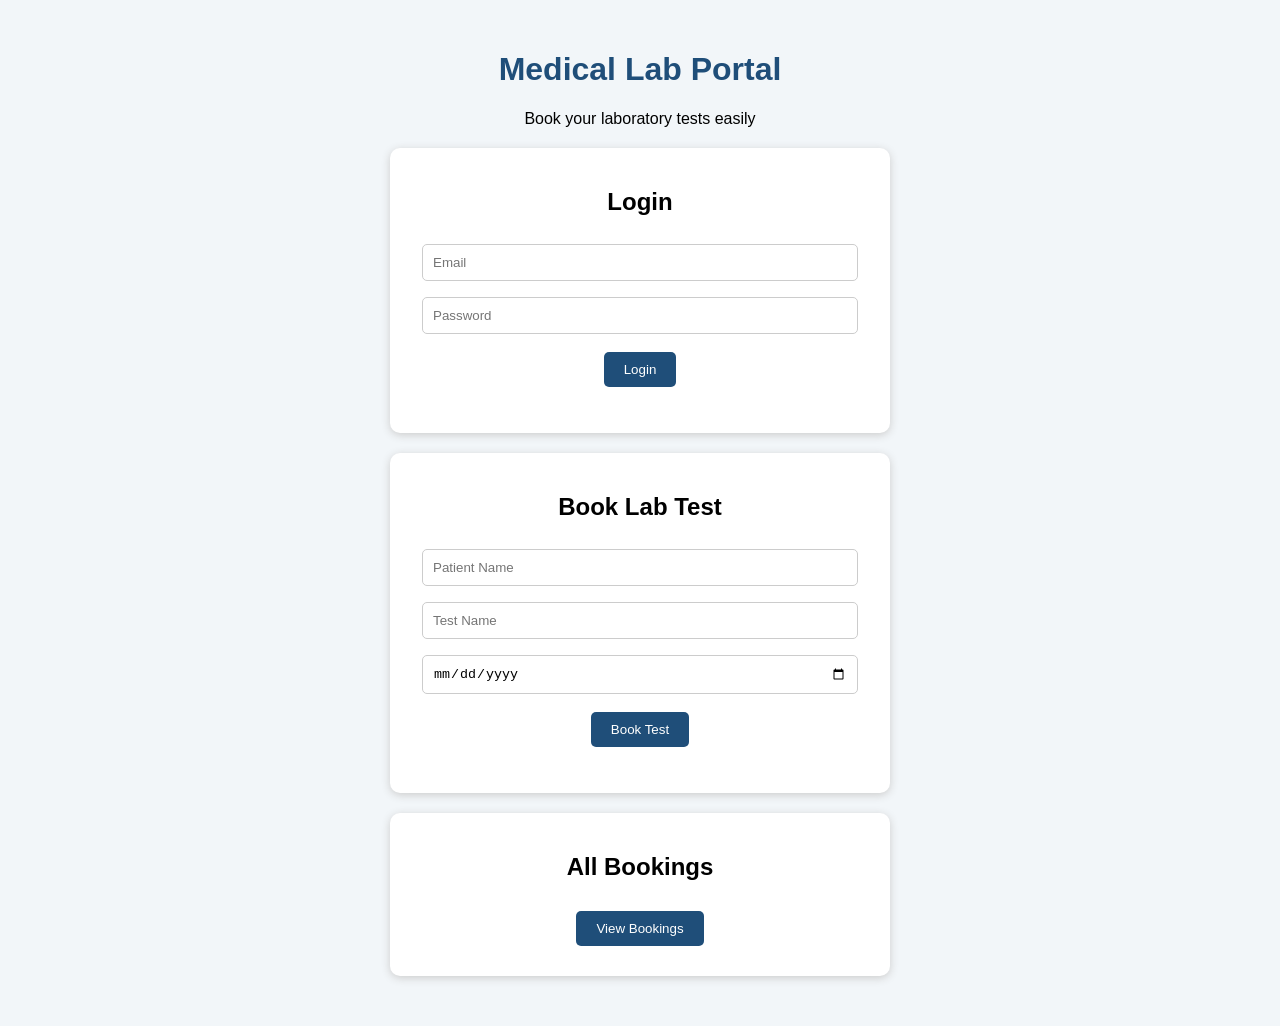
<file: src/main/resources/static/index.html>
<!DOCTYPE html>
<html>
<head>
    <title>Medical Lab Portal</title>
    <link rel="stylesheet" href="style.css">
</head>

<body>

<div class="container">

    <h1>Medical Lab Portal</h1>
    <p>Book your laboratory tests easily</p>

    <div class="box">
        <h2>Login</h2>

        <input type="email" id="loginEmail" placeholder="Email">

        <input type="password" id="loginPassword" placeholder="Password">

        <button onclick="login()">Login</button>

        <p id="loginMessage"></p>
    </div>

    <div class="box">
        <h2>Book Lab Test</h2>

        <input type="text" id="patientName" placeholder="Patient Name">

        <input type="text" id="testName" placeholder="Test Name">

        <input type="date" id="bookingDate">

        <button onclick="bookTest()">Book Test</button>

        <p id="bookingMessage"></p>
    </div>

    <div class="box">
        <h2>All Bookings</h2>

        <button onclick="getBookings()">View Bookings</button>

        <div id="bookingList"></div>
    </div>

</div>

<script src="script.js"></script>

</body>
</html>
</file>
<file: src/main/resources/static/style.css>
body {
    font-family: Arial, sans-serif;
    background: #f2f6f9;
    margin: 0;
    padding: 30px;
}

.container {
    width: 500px;
    margin: auto;
    text-align: center;
}

h1 {
    color: #1f4e79;
}

.box {
    background: white;
    padding: 20px;
    margin: 20px 0;
    border-radius: 10px;
    box-shadow: 0 2px 8px #ccc;
}

input {
    width: 90%;
    padding: 10px;
    margin: 8px;
    border: 1px solid #ccc;
    border-radius: 5px;
}

button {
    padding: 10px 20px;
    margin: 10px;
    border: none;
    border-radius: 5px;
    background: #1f4e79;
    color: white;
    cursor: pointer;
}

button:hover {
    background: #163a5c;
}

#loginMessage,
#bookingMessage {
    font-weight: bold;
}
</file>
